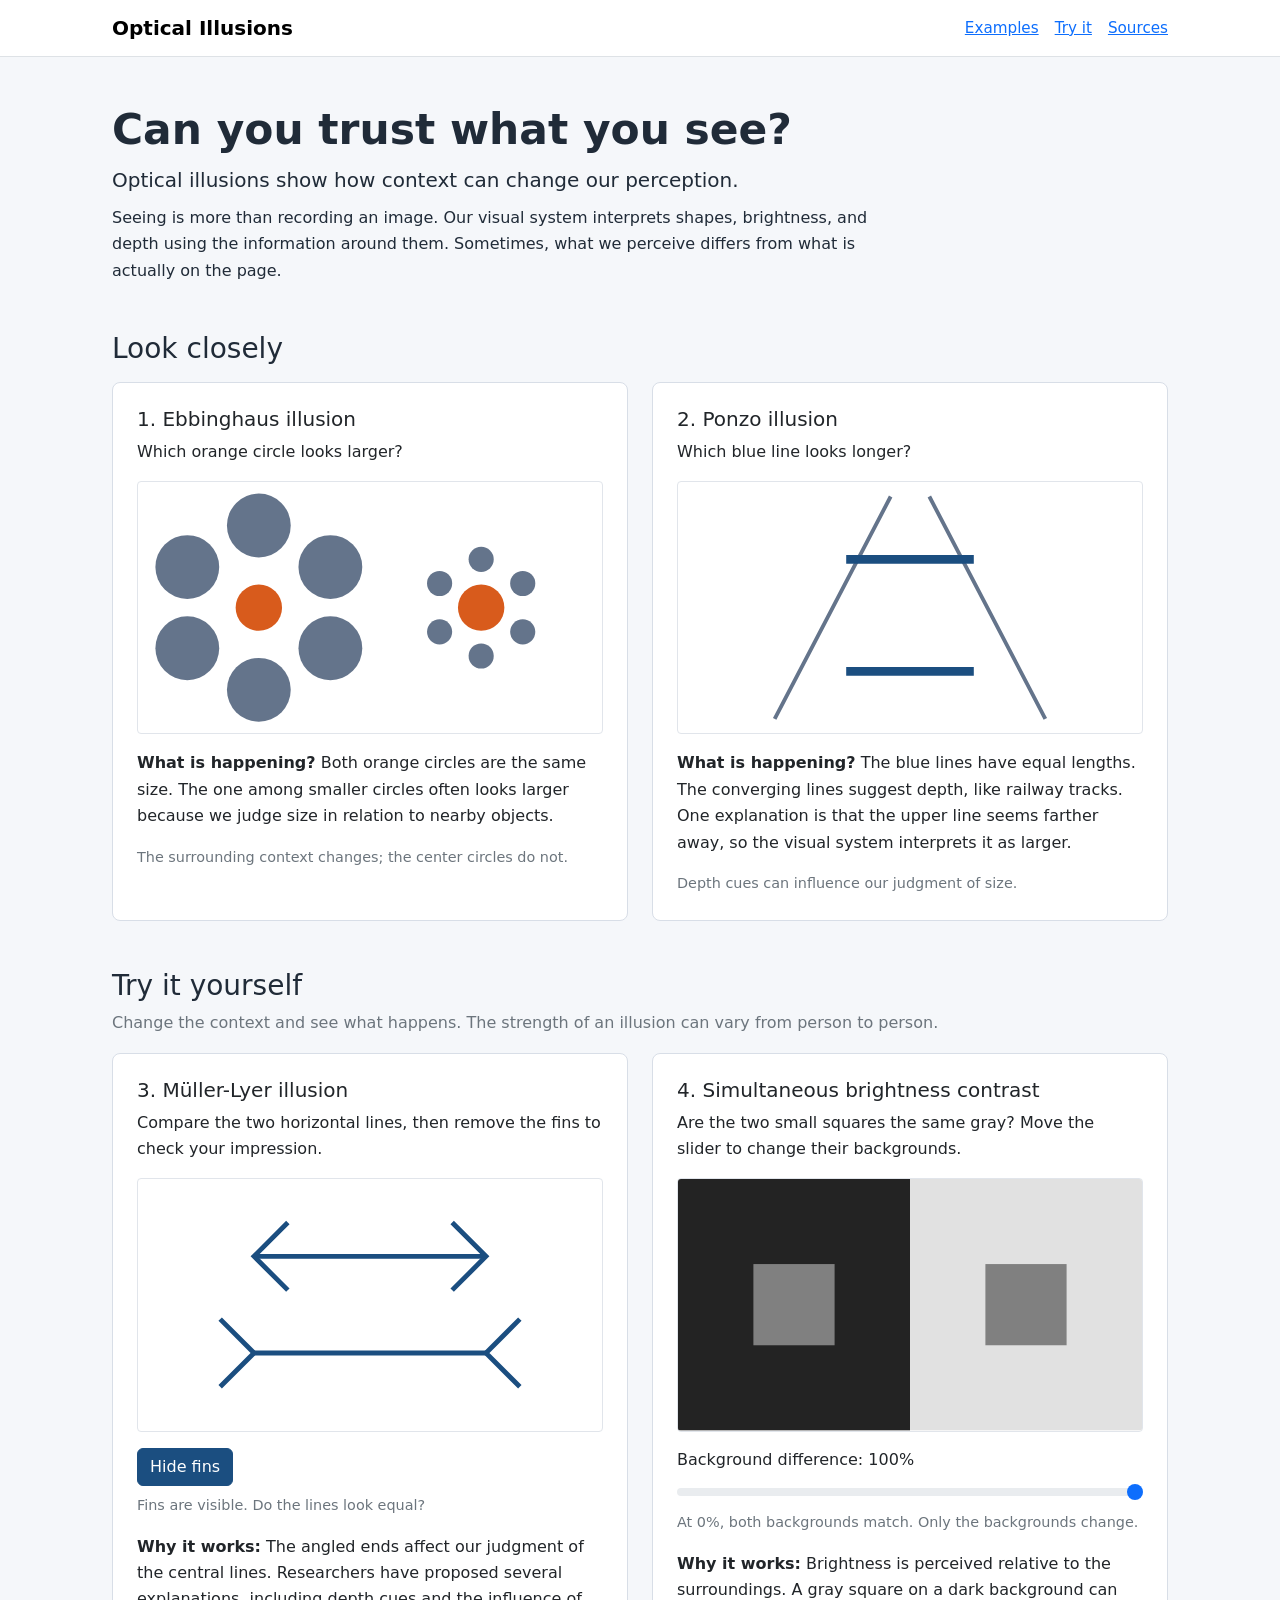
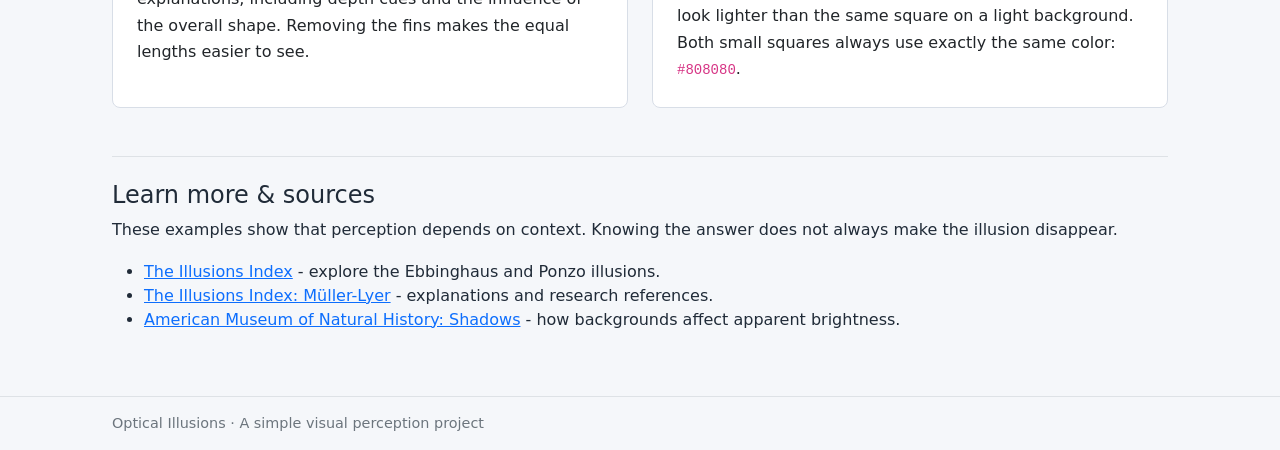
<file: index.html>
<!doctype html>
<html lang="en">
<head>
  <meta charset="utf-8">
  <meta name="viewport" content="width=device-width, initial-scale=1">
  <meta name="description" content="Explore four optical illusions and try two simple experiments with size and brightness.">
  <title>Optical Illusions</title>
  <link rel="icon" href="data:image/svg+xml,%3Csvg xmlns='http://www.w3.org/2000/svg' viewBox='0 0 32 32'%3E%3Ccircle cx='16' cy='16' r='14' fill='%231b4e80'/%3E%3Ccircle cx='16' cy='16' r='9' fill='white'/%3E%3Ccircle cx='16' cy='16' r='4' fill='%231b4e80'/%3E%3C/svg%3E">
  <link href="vendor/bootstrap.min.css" rel="stylesheet">
  <link rel="stylesheet" href="style.css">
  <script src="script.js?v=2" defer></script>
</head>
<body>
  <a class="visually-hidden-focusable" href="#main">Skip to content</a>
  <nav class="navbar border-bottom bg-white" aria-label="Main navigation">
    <div class="container gap-2">
      <a class="navbar-brand fw-semibold" href="#">Optical Illusions</a>
      <div class="d-flex gap-3 flex-wrap"><a href="#examples">Examples</a><a href="#try-it">Try it</a><a href="#sources">Sources</a></div>
    </div>
  </nav>
  <main id="main" class="container py-4 py-md-5">
    <header class="intro mb-5">
      <h1 class="fw-bold">Can you trust what you see?</h1>
      <p class="lead mb-2">Optical illusions show how context can change our perception.</p>
      <p class="mb-0">Seeing is more than recording an image. Our visual system interprets shapes, brightness, and depth using the information around them. Sometimes, what we perceive differs from what is actually on the page.</p>
    </header>

    <section id="examples" aria-labelledby="examples-title" class="mb-5">
      <h2 id="examples-title" class="h3 mb-3">Look closely</h2>
      <div class="row g-4">
        <div class="col-md-6">
          <article class="card h-100">
            <div class="card-body">
              <h3 class="h5">1. Ebbinghaus illusion</h3>
              <p>Which orange circle looks larger?</p>
              <svg class="illusion" viewBox="0 0 480 260" role="img" aria-labelledby="ebb-title ebb-desc">
                <title id="ebb-title">Ebbinghaus illusion</title><desc id="ebb-desc">Two equal orange circles, one surrounded by large gray circles and one by small gray circles.</desc>
                <g fill="#64748b"><circle cx="125" cy="45" r="33"/><circle cx="199" cy="88" r="33"/><circle cx="199" cy="172" r="33"/><circle cx="125" cy="215" r="33"/><circle cx="51" cy="172" r="33"/><circle cx="51" cy="88" r="33"/>
                <circle cx="355" cy="80" r="13"/><circle cx="398" cy="105" r="13"/><circle cx="398" cy="155" r="13"/><circle cx="355" cy="180" r="13"/><circle cx="312" cy="155" r="13"/><circle cx="312" cy="105" r="13"/></g>
                <g fill="#d85b1c"><circle cx="125" cy="130" r="24"/><circle cx="355" cy="130" r="24"/></g>
              </svg>
              <p class="mt-3"><strong>What is happening?</strong> Both orange circles are the same size. The one among smaller circles often looks larger because we judge size in relation to nearby objects.</p>
              <p class="small text-secondary mb-0">The surrounding context changes; the center circles do not.</p>
            </div>
          </article>
        </div>
        <div class="col-md-6">
          <article class="card h-100">
            <div class="card-body">
              <h3 class="h5">2. Ponzo illusion</h3>
              <p>Which blue line looks longer?</p>
              <svg class="illusion" viewBox="0 0 480 260" role="img" aria-labelledby="ponzo-title ponzo-desc">
                <title id="ponzo-title">Ponzo illusion</title><desc id="ponzo-desc">Two equal blue horizontal lines between gray lines that converge toward the top.</desc>
                <g stroke="#64748b" stroke-width="4"><path d="M100 245 L220 15 M380 245 L260 15" fill="none"/></g>
                <g stroke="#1b4e80" stroke-width="9"><path d="M174 80 H306 M174 196 H306"/></g>
              </svg>
              <p class="mt-3"><strong>What is happening?</strong> The blue lines have equal lengths. The converging lines suggest depth, like railway tracks. One explanation is that the upper line seems farther away, so the visual system interprets it as larger.</p>
              <p class="small text-secondary mb-0">Depth cues can influence our judgment of size.</p>
            </div>
          </article>
        </div>
      </div>
    </section>

    <section id="try-it" aria-labelledby="try-title" class="mb-5">
      <h2 id="try-title" class="h3 mb-2">Try it yourself</h2>
      <p class="text-secondary mb-3">Change the context and see what happens. The strength of an illusion can vary from person to person.</p>
      <noscript><p class="alert alert-warning">Enable JavaScript to use these controls. The illustrations and explanations still work without it.</p></noscript>
      <div class="row g-4">
        <div class="col-md-6">
          <article class="card h-100">
            <div class="card-body">
              <h3 class="h5">3. Müller-Lyer illusion</h3>
              <p>Compare the two horizontal lines, then remove the fins to check your impression.</p>
              <svg class="illusion" viewBox="0 0 480 260" role="img" aria-labelledby="ml-title ml-desc">
                <title id="ml-title">Müller-Lyer illusion</title><desc id="ml-desc">Equal horizontal lines with differently oriented fins at their ends.</desc>
                <g stroke="#1b4e80" stroke-width="5" fill="none"><path d="M120 80 H360 M120 180 H360"/>
                  <g id="fins"><path d="M155 45 L120 80 L155 115 M325 45 L360 80 L325 115 M85 145 L120 180 L85 215 M395 145 L360 180 L395 215"/></g>
                </g>
                <g id="guides" visibility="hidden" stroke="#64748b" stroke-width="2" stroke-dasharray="5 5"><path d="M120 45 V215 M360 45 V215"/></g>
              </svg>
              <div class="d-flex gap-2 flex-wrap mt-3">
                <button id="toggle-fins" class="btn btn-primary" type="button" aria-pressed="false">Hide fins</button>
              </div>
              <p id="line-status" class="small text-secondary mt-2" aria-live="polite">Fins are visible. Do the lines look equal?</p>
              <p class="mb-0"><strong>Why it works:</strong> The angled ends affect our judgment of the central lines. Researchers have proposed several explanations, including depth cues and the influence of the overall shape. Removing the fins makes the equal lengths easier to see.</p>
            </div>
          </article>
        </div>
        <div class="col-md-6">
          <article class="card h-100">
            <div class="card-body">
              <h3 class="h5">4. Simultaneous brightness contrast</h3>
              <p>Are the two small squares the same gray? Move the slider to change their backgrounds.</p>
              <svg class="illusion" viewBox="0 0 480 260" role="img" aria-labelledby="contrast-title contrast-desc">
                <title id="contrast-title">Simultaneous brightness contrast</title><desc id="contrast-desc">Two identical gray squares on backgrounds with adjustable brightness. The squares never change color.</desc>
                <rect id="left-background" width="240" height="260" fill="rgb(35,35,35)"/>
                <rect id="right-background" x="240" width="240" height="260" fill="rgb(225,225,225)"/>
                <g fill="#808080"><rect x="78" y="88" width="84" height="84"/><rect x="318" y="88" width="84" height="84"/></g>
              </svg>
              <label for="contrast" class="form-label mt-3">Background difference: <output id="contrast-value" for="contrast">100%</output></label>
              <input type="range" class="form-range" id="contrast" min="0" max="100" value="100" aria-describedby="contrast-help">
              <p id="contrast-help" class="small text-secondary">At 0%, both backgrounds match. Only the backgrounds change.</p>
              <p class="mb-0"><strong>Why it works:</strong> Brightness is perceived relative to the surroundings. A gray square on a dark background can look lighter than the same square on a light background. Both small squares always use exactly the same color: <code>#808080</code>.</p>
            </div>
          </article>
        </div>
      </div>
    </section>

    <section id="sources" aria-labelledby="sources-title" class="border-top pt-4">
      <h2 id="sources-title" class="h4">Learn more &amp; sources</h2>
      <p>These examples show that perception depends on context. Knowing the answer does not always make the illusion disappear.</p>
      <ul class="mb-0">
        <li><a href="https://www.illusionsindex.org/i">The Illusions Index</a> - explore the Ebbinghaus and Ponzo illusions.</li>
        <li><a href="https://www.illusionsindex.org/i/mueller-lyer">The Illusions Index: Müller-Lyer</a> - explanations and research references.</li>
        <li><a href="https://www.amnh.org/explore/ology/brain/optical-illusions-and-how-they-work/shadows">American Museum of Natural History: Shadows</a> - how backgrounds affect apparent brightness.</li>
      </ul>
    </section>
  </main>
  <footer class="border-top py-3 mt-3"><div class="container small text-secondary">Optical Illusions · A simple visual perception project</div></footer>
</body>
</html>
</file>
<file: style.css>
:root { --bs-primary: #1b4e80; --bs-link-color: #1b4e80; }
body { background: #f5f7fa; color: #202b38; }
.container { max-width: 1080px; }
.navbar a:not(.navbar-brand) { font-size: .95rem; }
.intro { max-width: 760px; }
h1 { font-size: clamp(2rem, 5vw, 2.65rem); }
p { line-height: 1.65; }
.card { border-color: #d8dee7; border-radius: .5rem; box-shadow: none; }
.card-body { padding: 1.5rem; }
.illusion { display: block; width: 100%; height: auto; background: #fff; border: 1px solid #e1e5eb; border-radius: .25rem; }
.btn-primary { --bs-btn-bg: #1b4e80; --bs-btn-border-color: #1b4e80; --bs-btn-hover-bg: #143b61; --bs-btn-hover-border-color: #143b61; --bs-btn-active-bg: #143b61; --bs-btn-active-border-color: #143b61; }
section { scroll-margin-top: 1.5rem; }
a:focus-visible, button:focus-visible, input:focus-visible { outline: 3px solid #b44b13; outline-offset: 4px; }
.small { font-size: .9rem; }
@media (max-width: 575px) { .card-body { padding: 1rem; } .navbar .container { padding-block: .5rem; } }
</file>
